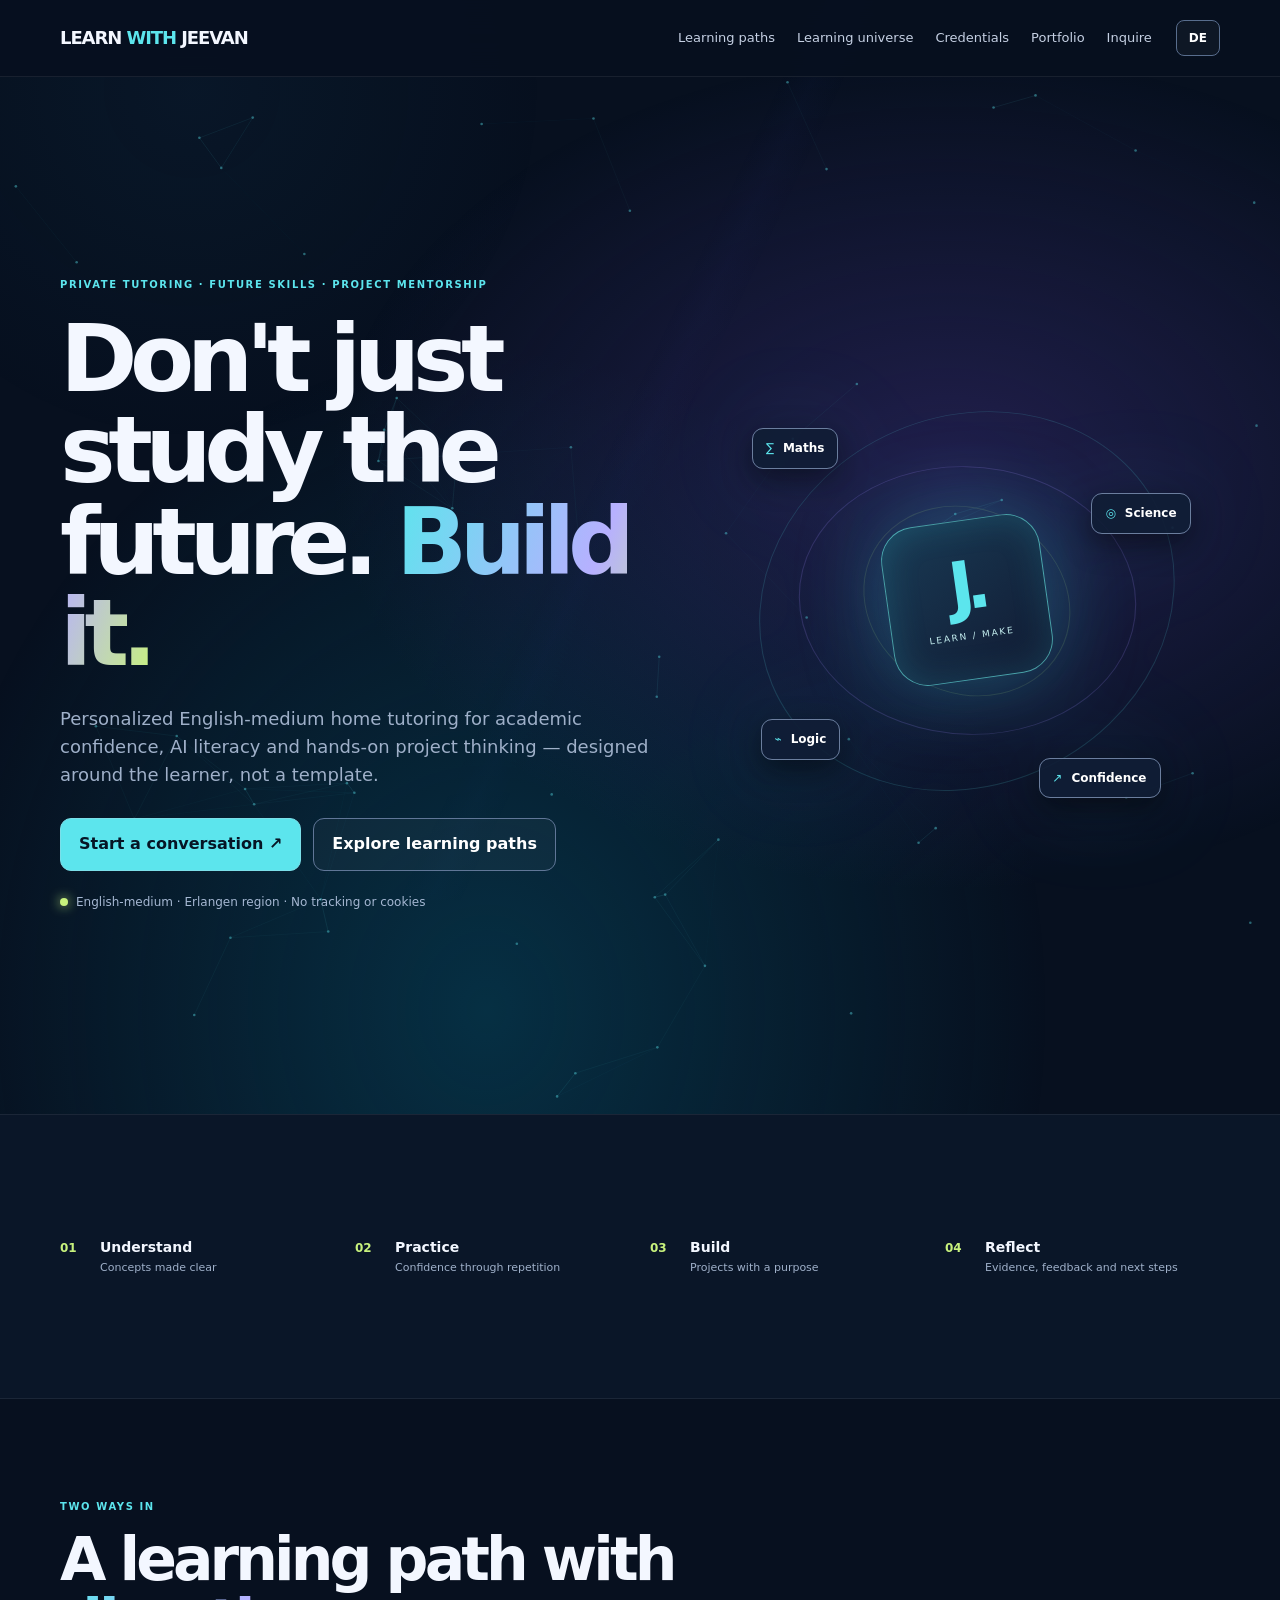
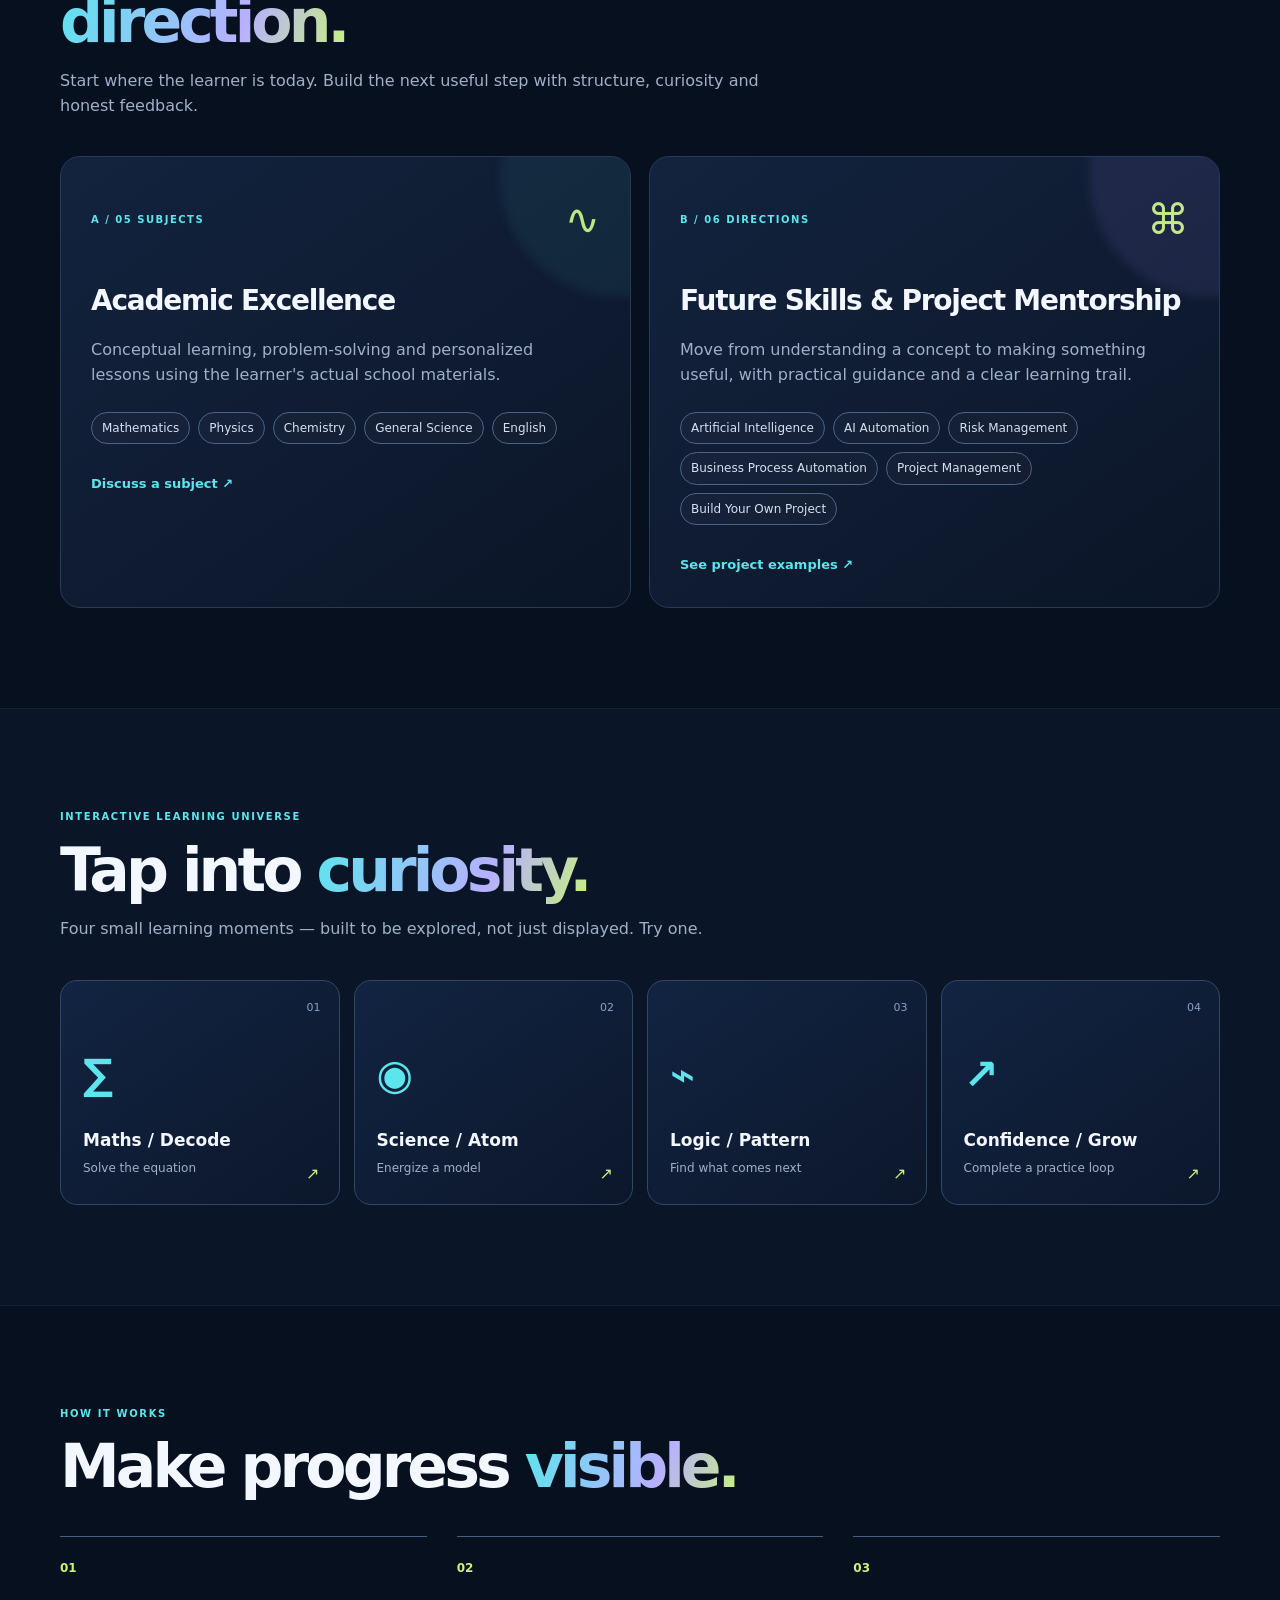
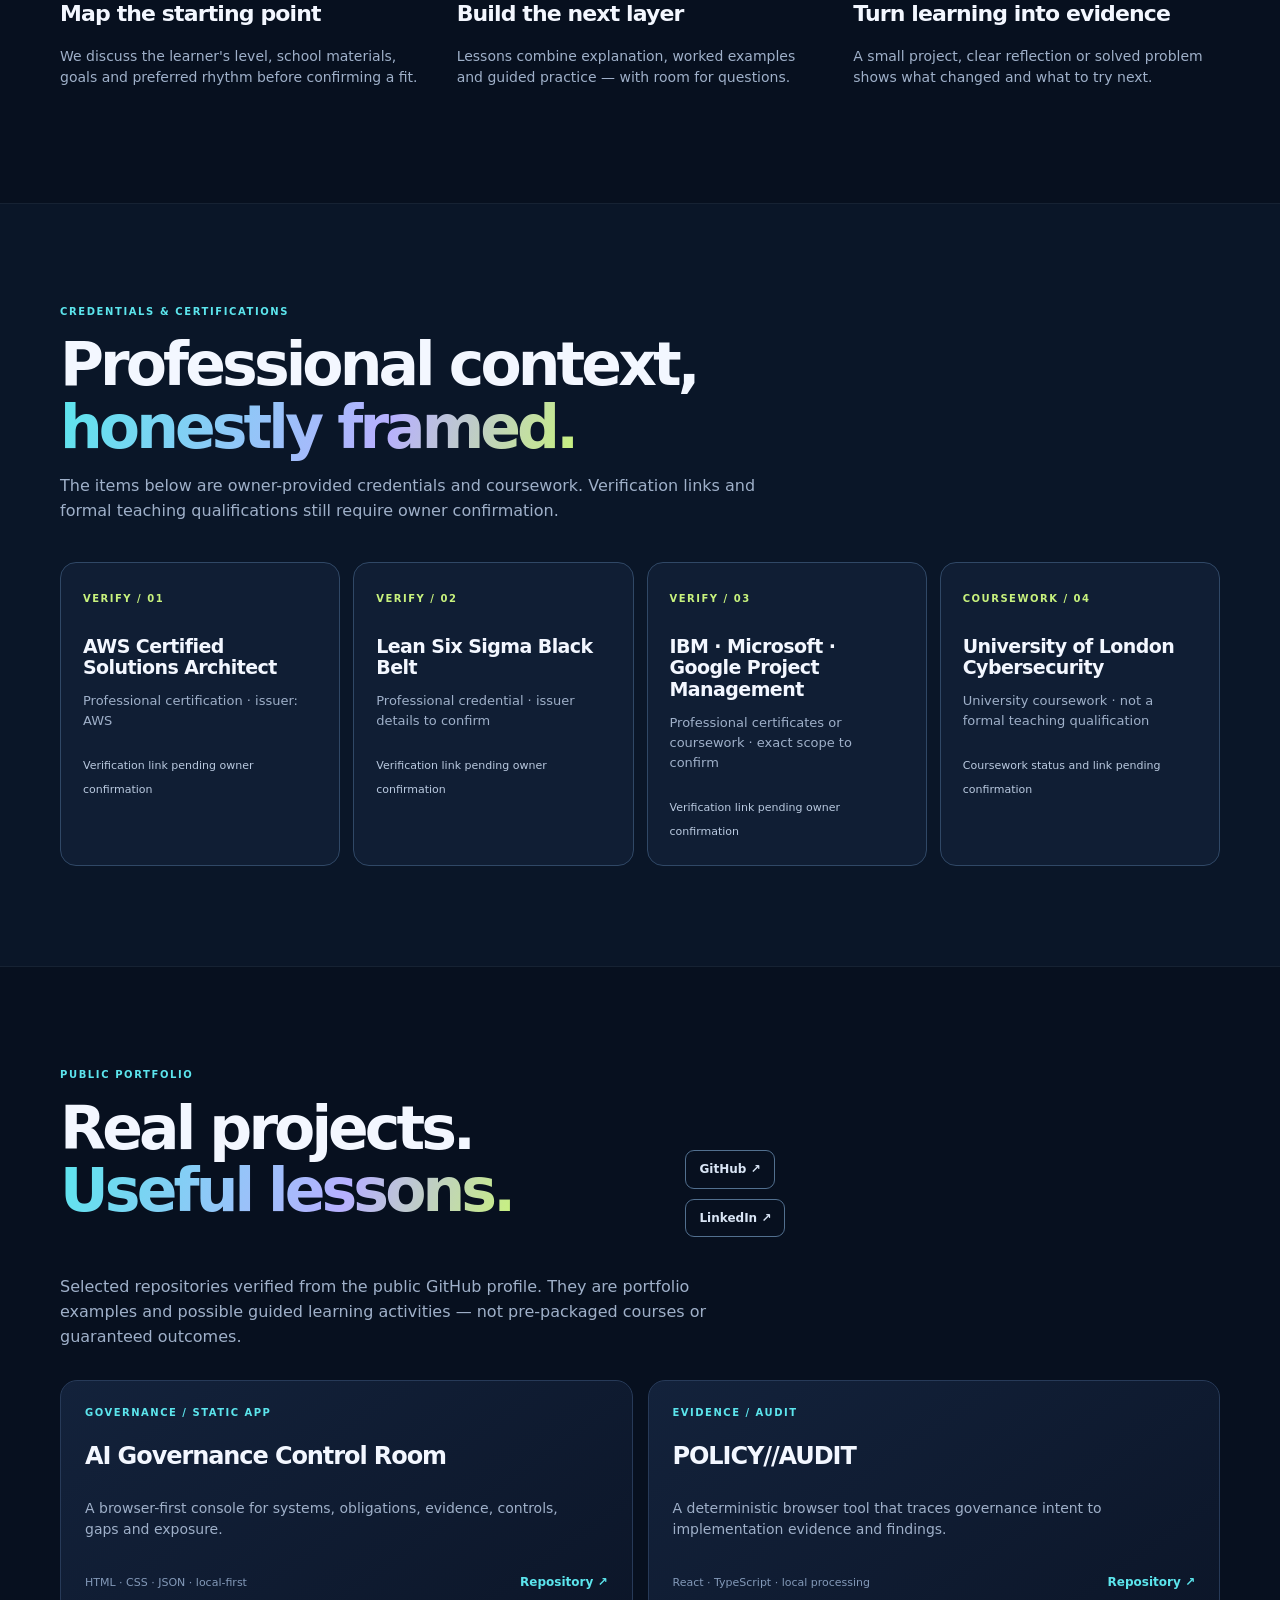
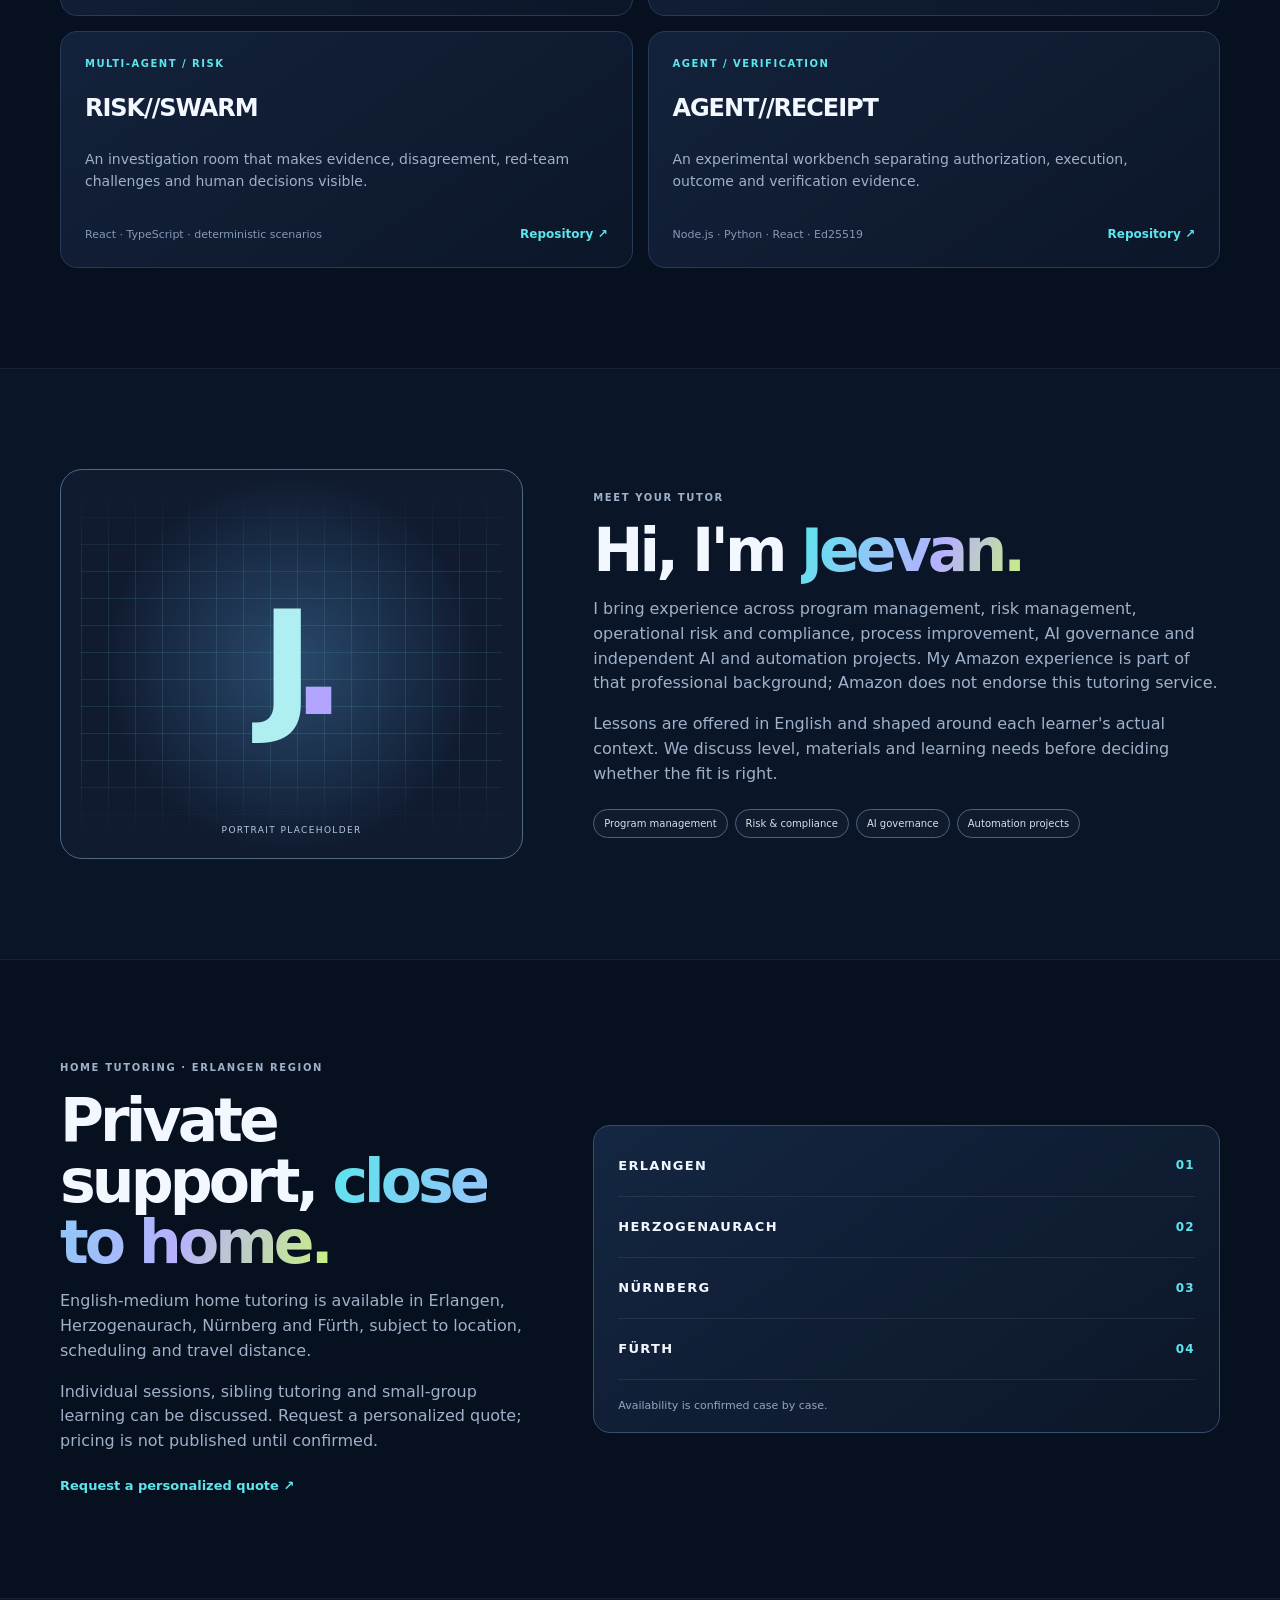
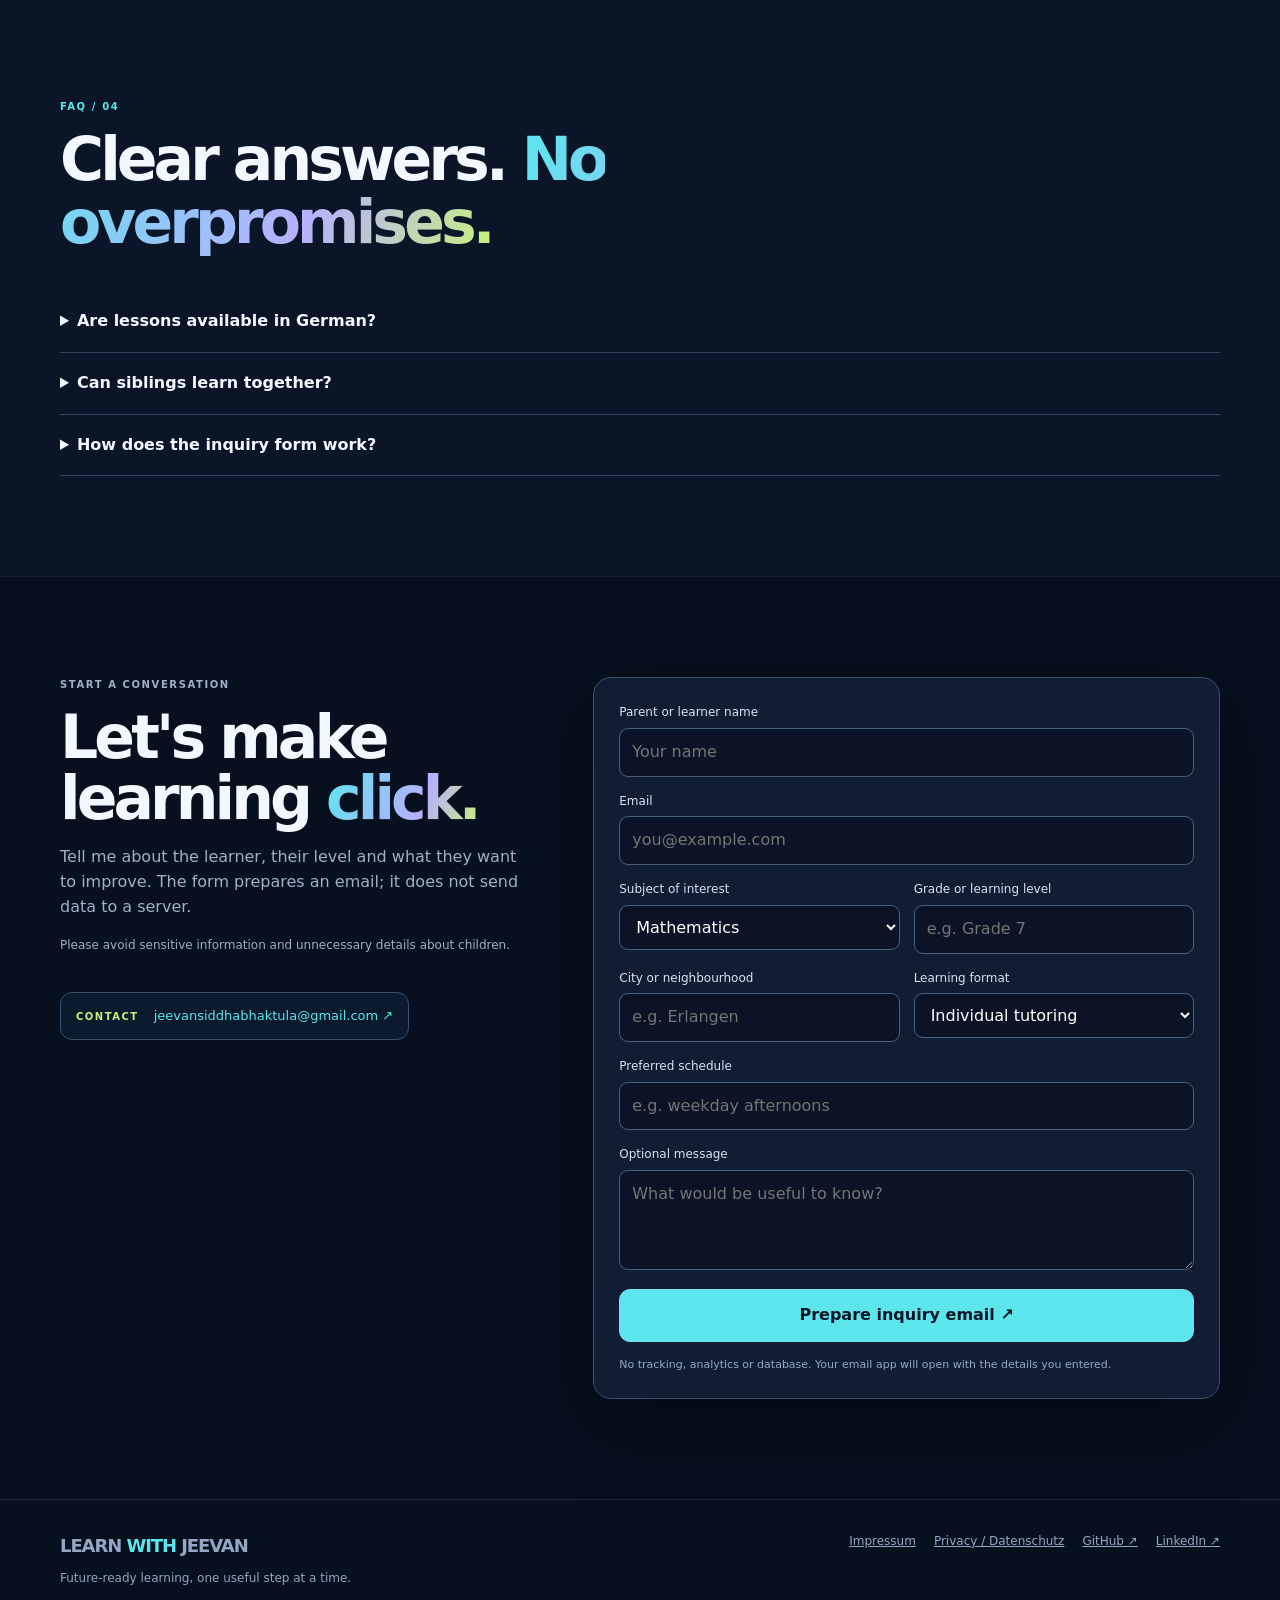
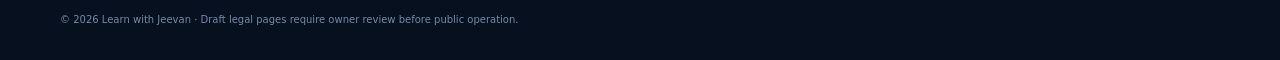
<file: index.html>
<!doctype html>
<html lang="en">
<head>
  <meta charset="utf-8">
  <meta name="viewport" content="width=device-width, initial-scale=1">
  <meta name="theme-color" content="#07101f">
  <meta name="description" content="Learn with Jeevan — personalized English-medium tutoring and project mentorship around Erlangen, Herzogenaurach, Nürnberg and Fürth.">
  <title>Learn with Jeevan | Build your next level</title>
  <link rel="stylesheet" href="styles.css">
</head>
<body>
  <a class="skip-link" href="#main">Skip to content</a>
  <header class="site-header">
    <div class="wrap nav">
      <a class="brand" href="#top" aria-label="Learn with Jeevan home"><span>LEARN</span> <b>WITH</b> JEEVAN</a>
      <nav class="nav-links" aria-label="Primary navigation">
        <a href="#pathways" data-en="Learning paths" data-de="Lernwege">Learning paths</a>
        <a href="#universe" data-en="Learning universe" data-de="Lernuniversum">Learning universe</a>
        <a href="#credentials" data-en="Credentials" data-de="Qualifikationen">Credentials</a>
        <a href="#work" data-en="Portfolio" data-de="Portfolio">Portfolio</a>
        <a href="#contact" data-en="Inquire" data-de="Anfragen">Inquire</a>
      </nav>
      <button class="lang-switch" id="langSwitch" type="button" aria-label="Switch language">DE</button>
      <button class="menu-toggle" id="menuToggle" type="button" aria-expanded="false" aria-controls="mobileNav"><span></span><span></span><span></span><span class="sr-only">Menu</span></button>
    </div>
    <nav class="mobile-nav" id="mobileNav" aria-label="Mobile navigation">
      <a href="#pathways" data-en="Learning paths" data-de="Lernwege">Learning paths</a>
      <a href="#universe" data-en="Learning universe" data-de="Lernuniversum">Learning universe</a>
      <a href="#credentials" data-en="Credentials" data-de="Qualifikationen">Credentials</a>
      <a href="#work" data-en="Portfolio" data-de="Portfolio">Portfolio</a>
      <a href="#contact" data-en="Inquire" data-de="Anfragen">Inquire</a>
    </nav>
  </header>

  <main id="main">
    <section class="hero" id="top">
      <canvas id="network" aria-hidden="true"></canvas>
      <div class="wrap hero-grid">
        <div class="hero-copy">
          <p class="eyebrow" data-en="PRIVATE TUTORING · FUTURE SKILLS · PROJECT MENTORSHIP" data-de="PRIVATUNTERRICHT · ZUKUNFTSKOMPETENZEN · PROJEKTBETREUUNG">PRIVATE TUTORING · FUTURE SKILLS · PROJECT MENTORSHIP</p>
          <h1 data-en="Don't just study the future. <span class='gradient'>Build it.</span>" data-de="Lerne die Zukunft nicht nur. <span class='gradient'>Gestalte sie.</span>">Don't just study the future. <span class="gradient">Build it.</span></h1>
          <p class="lead" data-en="Personalized English-medium home tutoring for academic confidence, AI literacy and hands-on project thinking — designed around the learner, not a template." data-de="Individueller englischsprachiger Hausunterricht für schulische Sicherheit, KI-Kompetenz und praktische Projektarbeit — passend zur lernenden Person statt nach Vorlage.">Personalized English-medium home tutoring for academic confidence, AI literacy and hands-on project thinking — designed around the learner, not a template.</p>
          <div class="actions"><a class="btn" href="#contact" data-en="Start a conversation ↗" data-de="Gespräch starten ↗">Start a conversation ↗</a><a class="btn alt" href="#pathways" data-en="Explore learning paths" data-de="Lernwege entdecken">Explore learning paths</a></div>
          <p class="micro"><span class="status-dot"></span><span data-en="English-medium · Erlangen region · No tracking or cookies" data-de="Englischsprachig · Region Erlangen · Kein Tracking und keine Cookies">English-medium · Erlangen region · No tracking or cookies</span></p>
        </div>
        <div class="hero-visual" aria-label="Interactive learning system illustration"><div class="orbit" aria-hidden="true"><div class="orbit-ring ring-a"></div><div class="orbit-ring ring-b"></div><div class="orbit-ring ring-c"></div><div class="core"><span>J.</span><small>LEARN / MAKE</small></div><span class="satellite s1">∑ <b>Maths</b></span><span class="satellite s2">◎ <b>Science</b></span><span class="satellite s3">⌁ <b>Logic</b></span><span class="satellite s4">↗ <b>Confidence</b></span></div></div>
      </div>
    </section>

    <section class="signal-strip" aria-label="Service overview"><div class="wrap signal-grid"><span><b>01</b><strong data-en="Understand" data-de="Verstehen">Understand</strong><small data-en="Concepts made clear" data-de="Konzepte verständlich machen">Concepts made clear</small></span><span><b>02</b><strong data-en="Practice" data-de="Üben">Practice</strong><small data-en="Confidence through repetition" data-de="Sicherheit durch Übung">Confidence through repetition</small></span><span><b>03</b><strong data-en="Build" data-de="Gestalten">Build</strong><small data-en="Projects with a purpose" data-de="Projekte mit Sinn">Projects with a purpose</small></span><span><b>04</b><strong data-en="Reflect" data-de="Reflektieren">Reflect</strong><small data-en="Evidence, feedback and next steps" data-de="Feedback und nächste Schritte">Evidence, feedback and next steps</small></span></div></section>

    <section id="pathways"><div class="wrap"><div class="section-head"><p class="eyebrow" data-en="TWO WAYS IN" data-de="ZWEI WEGE">TWO WAYS IN</p><h2 data-en="A learning path with <span class='gradient'>direction.</span>" data-de="Ein Lernweg mit <span class='gradient'>Richtung.</span>">A learning path with <span class="gradient">direction.</span></h2><p data-en="Start where the learner is today. Build the next useful step with structure, curiosity and honest feedback." data-de="Wir starten dort, wo die lernende Person heute steht. Der nächste sinnvolle Schritt entsteht mit Struktur, Neugier und ehrlichem Feedback.">Start where the learner is today. Build the next useful step with structure, curiosity and honest feedback.</p></div><div class="pathway-grid"><article class="pathway academic"><div class="pathway-top"><span class="pathway-index">A / 05 SUBJECTS</span><span class="pathway-icon">∿</span></div><h3 data-en="Academic Excellence" data-de="Schulische Stärke">Academic Excellence</h3><p data-en="Conceptual learning, problem-solving and personalized lessons using the learner's actual school materials." data-de="Konzeptionelles Lernen, Problemlösen und individueller Unterricht mit den tatsächlichen Schulmaterialien.">Conceptual learning, problem-solving and personalized lessons using the learner's actual school materials.</p><div class="subject-list"><span>Mathematics</span><span>Physics</span><span>Chemistry</span><span>General Science</span><span>English</span></div><a class="text-link" href="#contact" data-en="Discuss a subject ↗" data-de="Fach besprechen ↗">Discuss a subject ↗</a></article><article class="pathway future"><div class="pathway-top"><span class="pathway-index">B / 06 DIRECTIONS</span><span class="pathway-icon">⌘</span></div><h3 data-en="Future Skills & Project Mentorship" data-de="Zukunftskompetenzen & Projektbetreuung">Future Skills & Project Mentorship</h3><p data-en="Move from understanding a concept to making something useful, with practical guidance and a clear learning trail." data-de="Von einem Konzept zu einem nützlichen Ergebnis — mit praktischer Begleitung und einem klaren Lernweg.">Move from understanding a concept to making something useful, with practical guidance and a clear learning trail.</p><div class="subject-list"><span>Artificial Intelligence</span><span>AI Automation</span><span>Risk Management</span><span>Business Process Automation</span><span>Project Management</span><span>Build Your Own Project</span></div><a class="text-link" href="#work" data-en="See project examples ↗" data-de="Projektbeispiele ansehen ↗">See project examples ↗</a></article></div></div></section>

    <section class="stripe" id="universe"><div class="wrap"><div class="section-head"><p class="eyebrow" data-en="INTERACTIVE LEARNING UNIVERSE" data-de="INTERAKTIVES LERNUNIVERSUM">INTERACTIVE LEARNING UNIVERSE</p><h2 data-en="Tap into <span class='gradient'>curiosity.</span>" data-de="Neugier <span class='gradient'>entdecken.</span>">Tap into <span class="gradient">curiosity.</span></h2><p data-en="Four small learning moments — built to be explored, not just displayed. Try one." data-de="Vier kleine Lernmomente — zum Ausprobieren, nicht nur zum Anschauen. Teste einen aus.">Four small learning moments — built to be explored, not just displayed. Try one.</p></div><div class="universe-grid"><button class="universe-card" data-lab="maths" type="button"><span class="card-number">01</span><span class="card-symbol">∑</span><strong data-en="Maths / Decode" data-de="Mathe / Entschlüsseln">Maths / Decode</strong><small data-en="Solve the equation" data-de="Gleichung lösen">Solve the equation</small><i>↗</i></button><button class="universe-card" data-lab="science" type="button"><span class="card-number">02</span><span class="card-symbol">◉</span><strong data-en="Science / Atom" data-de="Naturwissenschaft / Atom">Science / Atom</strong><small data-en="Energize a model" data-de="Modell aktivieren">Energize a model</small><i>↗</i></button><button class="universe-card" data-lab="logic" type="button"><span class="card-number">03</span><span class="card-symbol">⌁</span><strong data-en="Logic / Pattern" data-de="Logik / Muster">Logic / Pattern</strong><small data-en="Find what comes next" data-de="Nächste Zahl finden">Find what comes next</small><i>↗</i></button><button class="universe-card" data-lab="confidence" type="button"><span class="card-number">04</span><span class="card-symbol">↗</span><strong data-en="Confidence / Grow" data-de="Selbstvertrauen / Wachsen">Confidence / Grow</strong><small data-en="Complete a practice loop" data-de="Übungsrunde abschließen">Complete a practice loop</small><i>↗</i></button></div></div></section>

    <section id="how-it-works"><div class="wrap"><div class="section-head"><p class="eyebrow" data-en="HOW IT WORKS" data-de="SO FUNKTIONIERT ES">HOW IT WORKS</p><h2 data-en="Make progress <span class='gradient'>visible.</span>" data-de="Fortschritt <span class='gradient'>sichtbar machen.</span>">Make progress <span class="gradient">visible.</span></h2></div><div class="steps"><article><span>01</span><h3 data-en="Map the starting point" data-de="Startpunkt klären">Map the starting point</h3><p data-en="We discuss the learner's level, school materials, goals and preferred rhythm before confirming a fit." data-de="Wir besprechen Lernstand, Schulmaterialien, Ziele und Rhythmus, bevor wir eine Zusammenarbeit bestätigen.">We discuss the learner's level, school materials, goals and preferred rhythm before confirming a fit.</p></article><article><span>02</span><h3 data-en="Build the next layer" data-de="Nächste Ebene aufbauen">Build the next layer</h3><p data-en="Lessons combine explanation, worked examples and guided practice — with room for questions." data-de="Der Unterricht verbindet Erklärungen, Beispiele und angeleitete Übungen — mit Raum für Fragen.">Lessons combine explanation, worked examples and guided practice — with room for questions.</p></article><article><span>03</span><h3 data-en="Turn learning into evidence" data-de="Lernen sichtbar machen">Turn learning into evidence</h3><p data-en="A small project, clear reflection or solved problem shows what changed and what to try next." data-de="Ein kleines Projekt, eine Reflexion oder eine gelöste Aufgabe zeigt, was sich verändert hat.">A small project, clear reflection or solved problem shows what changed and what to try next.</p></article></div></div></section>

    <section class="stripe" id="credentials"><div class="wrap"><div class="section-head"><p class="eyebrow" data-en="CREDENTIALS & CERTIFICATIONS" data-de="QUALIFIKATIONEN & ZERTIFIKATE">CREDENTIALS & CERTIFICATIONS</p><h2 data-en="Professional context, <span class='gradient'>honestly framed.</span>" data-de="Professioneller Kontext, <span class='gradient'>klar eingeordnet.</span>">Professional context, <span class="gradient">honestly framed.</span></h2><p data-en="The items below are owner-provided credentials and coursework. Verification links and formal teaching qualifications still require owner confirmation." data-de="Die folgenden Angaben stammen vom Inhaber. Verifizierungslinks und formale Lehrqualifikationen müssen noch bestätigt werden.">The items below are owner-provided credentials and coursework. Verification links and formal teaching qualifications still require owner confirmation.</p></div><div class="credential-grid"><article class="credential-card"><span class="credential-status">VERIFY / 01</span><h3>AWS Certified Solutions Architect</h3><p>Professional certification · issuer: AWS</p><small data-en="Verification link pending owner confirmation" data-de="Verifizierungslink wird noch bestätigt">Verification link pending owner confirmation</small></article><article class="credential-card"><span class="credential-status">VERIFY / 02</span><h3>Lean Six Sigma Black Belt</h3><p>Professional credential · issuer details to confirm</p><small data-en="Verification link pending owner confirmation" data-de="Verifizierungslink wird noch bestätigt">Verification link pending owner confirmation</small></article><article class="credential-card"><span class="credential-status">VERIFY / 03</span><h3>IBM · Microsoft · Google Project Management</h3><p>Professional certificates or coursework · exact scope to confirm</p><small data-en="Verification link pending owner confirmation" data-de="Verifizierungslink wird noch bestätigt">Verification link pending owner confirmation</small></article><article class="credential-card"><span class="credential-status">COURSEWORK / 04</span><h3>University of London Cybersecurity</h3><p>University coursework · not a formal teaching qualification</p><small data-en="Coursework status and link pending confirmation" data-de="Status und Link werden noch bestätigt">Coursework status and link pending confirmation</small></article></div></div></section>

    <section id="work"><div class="wrap"><div class="section-head split-head"><div><p class="eyebrow" data-en="PUBLIC PORTFOLIO" data-de="ÖFFENTLICHES PORTFOLIO">PUBLIC PORTFOLIO</p><h2 data-en="Real projects. <span class='gradient'>Useful lessons.</span>" data-de="Echte Projekte. <span class='gradient'>Nützliche Lektionen.</span>">Real projects. <span class="gradient">Useful lessons.</span></h2></div><div class="profile-links"><a href="https://github.com/Jeevan-0508" target="_blank" rel="noreferrer">GitHub ↗</a><a href="https://www.linkedin.com/in/jeevan-siddhabhaktula-6927041a2/" target="_blank" rel="noreferrer">LinkedIn ↗</a></div></div><p class="section-intro" data-en="Selected repositories verified from the public GitHub profile. They are portfolio examples and possible guided learning activities — not pre-packaged courses or guaranteed outcomes." data-de="Ausgewählte Repositories aus dem öffentlichen GitHub-Profil. Sie sind Portfolio-Beispiele und mögliche Lernaktivitäten — keine fertigen Kurse und kein Erfolgsversprechen.">Selected repositories verified from the public GitHub profile. They are portfolio examples and possible guided learning activities — not pre-packaged courses or guaranteed outcomes.</p><div class="project-grid"><article class="project-card"><span class="project-type">GOVERNANCE / STATIC APP</span><h3>AI Governance Control Room</h3><p data-en="A browser-first console for systems, obligations, evidence, controls, gaps and exposure." data-de="Eine browserbasierte Oberfläche für Systeme, Pflichten, Nachweise, Kontrollen und Lücken.">A browser-first console for systems, obligations, evidence, controls, gaps and exposure.</p><div class="project-footer"><small>HTML · CSS · JSON · local-first</small><a href="https://github.com/Jeevan-0508/ai-governance-control-room" target="_blank" rel="noreferrer">Repository ↗</a></div></article><article class="project-card"><span class="project-type">EVIDENCE / AUDIT</span><h3>POLICY//AUDIT</h3><p data-en="A deterministic browser tool that traces governance intent to implementation evidence and findings." data-de="Ein deterministisches Browser-Tool, das Governance-Absichten mit Umsetzung, Nachweisen und Findings verbindet.">A deterministic browser tool that traces governance intent to implementation evidence and findings.</p><div class="project-footer"><small>React · TypeScript · local processing</small><a href="https://github.com/Jeevan-0508/policy-audit" target="_blank" rel="noreferrer">Repository ↗</a></div></article><article class="project-card"><span class="project-type">MULTI-AGENT / RISK</span><h3>RISK//SWARM</h3><p data-en="An investigation room that makes evidence, disagreement, red-team challenges and human decisions visible." data-de="Ein Untersuchungsraum, der Nachweise, Uneinigkeit, Red-Team-Fragen und menschliche Entscheidungen sichtbar macht.">An investigation room that makes evidence, disagreement, red-team challenges and human decisions visible.</p><div class="project-footer"><small>React · TypeScript · deterministic scenarios</small><a href="https://github.com/Jeevan-0508/risk-swarm" target="_blank" rel="noreferrer">Repository ↗</a></div></article><article class="project-card"><span class="project-type">AGENT / VERIFICATION</span><h3>AGENT//RECEIPT</h3><p data-en="An experimental workbench separating authorization, execution, outcome and verification evidence." data-de="Eine experimentelle Workbench, die Autorisierung, Ausführung, Ergebnis und Nachweis trennt.">An experimental workbench separating authorization, execution, outcome and verification evidence.</p><div class="project-footer"><small>Node.js · Python · React · Ed25519</small><a href="https://github.com/Jeevan-0508/agent-receipt" target="_blank" rel="noreferrer">Repository ↗</a></div></article></div></div></section>

    <section class="stripe" id="about"><div class="wrap about-grid"><div class="portrait" role="img" aria-label="Portrait placeholder with the initials J S"><div class="portrait-grid"></div><strong>J<span>.</span></strong><small>PORTRAIT PLACEHOLDER</small></div><div><p class="eyebrow" data-en="MEET YOUR TUTOR" data-de="DEIN TUTOR">MEET YOUR TUTOR</p><h2 data-en="Hi, I'm <span class='gradient'>Jeevan.</span>" data-de="Hallo, ich bin <span class='gradient'>Jeevan.</span>">Hi, I'm <span class="gradient">Jeevan.</span></h2><p data-en="I bring experience across program management, risk management, operational risk and compliance, process improvement, AI governance and independent AI and automation projects. My Amazon experience is part of that professional background; Amazon does not endorse this tutoring service." data-de="Ich bringe Erfahrung in Programmmanagement, Risikomanagement, operationellen Risiken und Compliance, Prozessverbesserung, KI-Governance sowie eigenen KI- und Automatisierungsprojekten mit. Meine Erfahrung bei Amazon ist Teil dieses beruflichen Hintergrunds; Amazon unterstützt diesen Nachhilfe-Service nicht.">I bring experience across program management, risk management, operational risk and compliance, process improvement, AI governance and independent AI and automation projects. My Amazon experience is part of that professional background; Amazon does not endorse this tutoring service.</p><p data-en="Lessons are offered in English and shaped around each learner's actual context. We discuss level, materials and learning needs before deciding whether the fit is right." data-de="Der Unterricht findet auf Englisch statt und richtet sich nach dem tatsächlichen Kontext der lernenden Person. Wir besprechen Niveau, Materialien und Lernbedarf, bevor wir entscheiden, ob die Zusammenarbeit passt.">Lessons are offered in English and shaped around each learner's actual context. We discuss level, materials and learning needs before deciding whether die Zusammenarbeit passt.</p><div class="tag-row"><span>Program management</span><span>Risk & compliance</span><span>AI governance</span><span>Automation projects</span></div></div></div></section>

    <section id="service"><div class="wrap service-grid"><div><p class="eyebrow" data-en="HOME TUTORING · ERLANGEN REGION" data-de="HAUSUNTERRICHT · REGION ERLANGEN">HOME TUTORING · ERLANGEN REGION</p><h2 data-en="Private support, <span class='gradient'>close to home.</span>" data-de="Individuelle Unterstützung, <span class='gradient'>in der Nähe.</span>">Private support, <span class="gradient">close to home.</span></h2><p data-en="English-medium home tutoring is available in Erlangen, Herzogenaurach, Nürnberg and Fürth, subject to location, scheduling and travel distance." data-de="Englischsprachiger Hausunterricht ist in Erlangen, Herzogenaurach, Nürnberg und Fürth möglich — abhängig von Ort, Terminplanung und Anfahrtsweg.">English-medium home tutoring is available in Erlangen, Herzogenaurach, Nürnberg and Fürth, subject to location, scheduling and travel distance.</p><p data-en="Individual sessions, sibling tutoring and small-group learning can be discussed. Request a personalized quote; pricing is not published until confirmed." data-de="Einzelunterricht, Geschwisterunterricht und Kleingruppen können besprochen werden. Bitte ein individuelles Angebot anfragen; Preise werden erst nach Bestätigung veröffentlicht.">Individual sessions, sibling tutoring and small-group learning can be discussed. Request a personalized quote; pricing is not published until confirmed.</p><a class="text-link" href="#contact" data-en="Request a personalized quote ↗" data-de="Individuelles Angebot anfragen ↗">Request a personalized quote ↗</a></div><div class="availability"><div class="availability-row"><span>ERLANGEN</span><b>01</b></div><div class="availability-row"><span>HERZOGENAURACH</span><b>02</b></div><div class="availability-row"><span>NÜRNBERG</span><b>03</b></div><div class="availability-row"><span>FÜRTH</span><b>04</b></div><small data-en="Availability is confirmed case by case." data-de="Die Verfügbarkeit wird individuell bestätigt.">Availability is confirmed case by case.</small></div></div></section>

    <section class="stripe" id="faq"><div class="wrap"><div class="section-head"><p class="eyebrow">FAQ / 04</p><h2 data-en="Clear answers. <span class='gradient'>No overpromises.</span>" data-de="Klare Antworten. <span class='gradient'>Keine Versprechen.</span>">Clear answers. <span class="gradient">No overpromises.</span></h2></div><details><summary data-en="Are lessons available in German?" data-de="Ist Unterricht auf Deutsch möglich?">Are lessons available in German?</summary><p data-en="Teaching is currently offered in English. German-language school materials can be discussed in advance to assess suitability." data-de="Der Unterricht wird derzeit auf Englisch angeboten. Deutschsprachige Schulmaterialien können vorab zur Einschätzung besprochen werden.">Teaching is currently offered in English. German-language school materials can be discussed in advance to assess suitability.</p></details><details><summary data-en="Can siblings learn together?" data-de="Können Geschwister gemeinsam lernen?">Can siblings learn together?</summary><p data-en="Yes, when their levels and learning needs make a shared session effective. Small groups can also be discussed." data-de="Ja, wenn Lernstand und Lernbedarf einen gemeinsamen Unterricht sinnvoll machen. Auch Kleingruppen können besprochen werden.">Yes, when their levels and learning needs make a shared session effective. Small groups can also be discussed.</p></details><details><summary data-en="How does the inquiry form work?" data-de="Wie funktioniert das Anfrageformular?">How does the inquiry form work?</summary><p data-en="It opens a pre-filled email in the visitor's own mail application. There is no form backend, database, analytics or tracking." data-de="Es öffnet eine vorbereitete E-Mail im eigenen E-Mail-Programm. Es gibt kein Formular-Backend, keine Datenbank und kein Tracking.">It opens a pre-filled email in the visitor's own mail application. There is no form backend, database, analytics or tracking.</p></details></div></section>

    <section id="contact"><div class="wrap contact-grid"><div><p class="eyebrow" data-en="START A CONVERSATION" data-de="KONTAKT AUFNEHMEN">START A CONVERSATION</p><h2 data-en="Let's make learning <span class='gradient'>click.</span>" data-de="Lernen kann <span class='gradient'>Klick machen.</span>">Let's make learning <span class="gradient">click.</span></h2><p data-en="Tell me about the learner, their level and what they want to improve. The form prepares an email; it does not send data to a server." data-de="Erzählen Sie mir von Lernstand und Lernzielen. Das Formular bereitet eine E-Mail vor und sendet keine Daten an einen Server.">Tell me about the learner, their level and what they want to improve. The form prepares an email; it does not send data to a server.</p><p class="notice" data-en="Please avoid sensitive information and unnecessary details about children." data-de="Bitte keine sensiblen Informationen oder unnötigen Angaben zu Kindern senden.">Please avoid sensitive information and unnecessary details about children.</p><div class="email-chip"><span>CONTACT</span><a href="mailto:jeevansiddhabhaktula@gmail.com">jeevansiddhabhaktula@gmail.com ↗</a></div></div><form class="inquiry-form" id="inquiry"><div class="form-row"><label for="name" data-en="Parent or learner name" data-de="Name der Eltern oder lernenden Person">Parent or learner name</label><input id="name" name="name" required maxlength="100" autocomplete="name" placeholder="Your name" data-placeholder-en="Your name" data-placeholder-de="Ihr Name"></div><div class="form-row"><label for="email">Email</label><input id="email" name="email" type="email" required maxlength="160" autocomplete="email" placeholder="you@example.com"></div><div class="form-row split"><div><label for="subject" data-en="Subject of interest" data-de="Interessensfach">Subject of interest</label><select id="subject" name="subject"><option>Mathematics</option><option>Physics</option><option>Chemistry</option><option>General Science</option><option>English</option><option>AI / automation</option><option>Project mentorship</option><option>Not sure yet</option></select></div><div><label for="level" data-en="Grade or learning level" data-de="Klassenstufe oder Lernniveau">Grade or learning level</label><input id="level" name="level" maxlength="80" placeholder="e.g. Grade 7" data-placeholder-en="e.g. Grade 7" data-placeholder-de="z. B. 7. Klasse"></div></div><div class="form-row split"><div><label for="city" data-en="City or neighbourhood" data-de="Ort oder Stadtteil">City or neighbourhood</label><input id="city" name="city" required maxlength="100" placeholder="e.g. Erlangen" data-placeholder-en="e.g. Erlangen" data-placeholder-de="z. B. Erlangen"></div><div><label for="format" data-en="Learning format" data-de="Unterrichtsform">Learning format</label><select id="format" name="format"><option data-en="Individual tutoring" data-de="Einzelunterricht">Individual tutoring</option><option data-en="Sibling tutoring" data-de="Geschwisterunterricht">Sibling tutoring</option><option data-en="Small group" data-de="Kleingruppe">Small group</option></select></div></div><div class="form-row"><label for="schedule" data-en="Preferred schedule" data-de="Bevorzugte Zeiten">Preferred schedule</label><input id="schedule" name="schedule" maxlength="160" placeholder="e.g. weekday afternoons" data-placeholder-en="e.g. weekday afternoons" data-placeholder-de="z. B. werktags nachmittags"></div><div class="form-row"><label for="message" data-en="Optional message" data-de="Optionale Nachricht">Optional message</label><textarea id="message" name="message" maxlength="1200" placeholder="What would be useful to know?" data-placeholder-en="What would be useful to know?" data-placeholder-de="Was wäre wichtig zu wissen?"></textarea></div><button class="btn" type="submit" data-en="Prepare inquiry email ↗" data-de="E-Mail-Anfrage vorbereiten ↗">Prepare inquiry email ↗</button><p class="form-note" data-en="No tracking, analytics or database. Your email app will open with the details you entered." data-de="Kein Tracking, keine Analyse und keine Datenbank. Ihr E-Mail-Programm öffnet sich mit den eingegebenen Angaben.">No tracking, analytics or database. Your email app will open with the details you entered.</p></form></div></section>
  </main>

  <footer><div class="wrap footer-grid"><div><a class="brand" href="#top"><span>LEARN</span> <b>WITH</b> JEEVAN</a><p data-en="Future-ready learning, one useful step at a time." data-de="Zukunftsorientiertes Lernen, ein sinnvoller Schritt nach dem anderen.">Future-ready learning, one useful step at a time.</p></div><div class="footer-links"><a href="legal.html" data-en="Impressum" data-de="Impressum">Impressum</a><a href="privacy.html" data-en="Privacy / Datenschutz" data-de="Datenschutz">Privacy / Datenschutz</a><a href="https://github.com/Jeevan-0508" target="_blank" rel="noreferrer">GitHub ↗</a><a href="https://www.linkedin.com/in/jeevan-siddhabhaktula-6927041a2/" target="_blank" rel="noreferrer">LinkedIn ↗</a></div><small>© <span id="year"></span> Learn with Jeevan · <span data-en="Draft legal pages require owner review before public operation." data-de="Die Rechtstexte müssen vor dem öffentlichen Betrieb geprüft werden.">Draft legal pages require owner review before public operation.</span></small></div></footer>

  <div class="lab-overlay" id="labOverlay" hidden><div class="lab-panel" role="dialog" aria-modal="true" aria-labelledby="labTitle"><button class="lab-close" id="labClose" type="button" aria-label="Close learning experience">×</button><p class="eyebrow" id="labKicker">INTERACTIVE LEARNING LAB</p><h2 id="labTitle"></h2><p id="labIntro"></p><div class="lab-stage" id="labStage"></div><div id="labControls"></div><p class="lab-result" id="labResult" aria-live="polite"></p></div></div>
  <script src="script.js" defer></script>
</body>
</html>
</file>
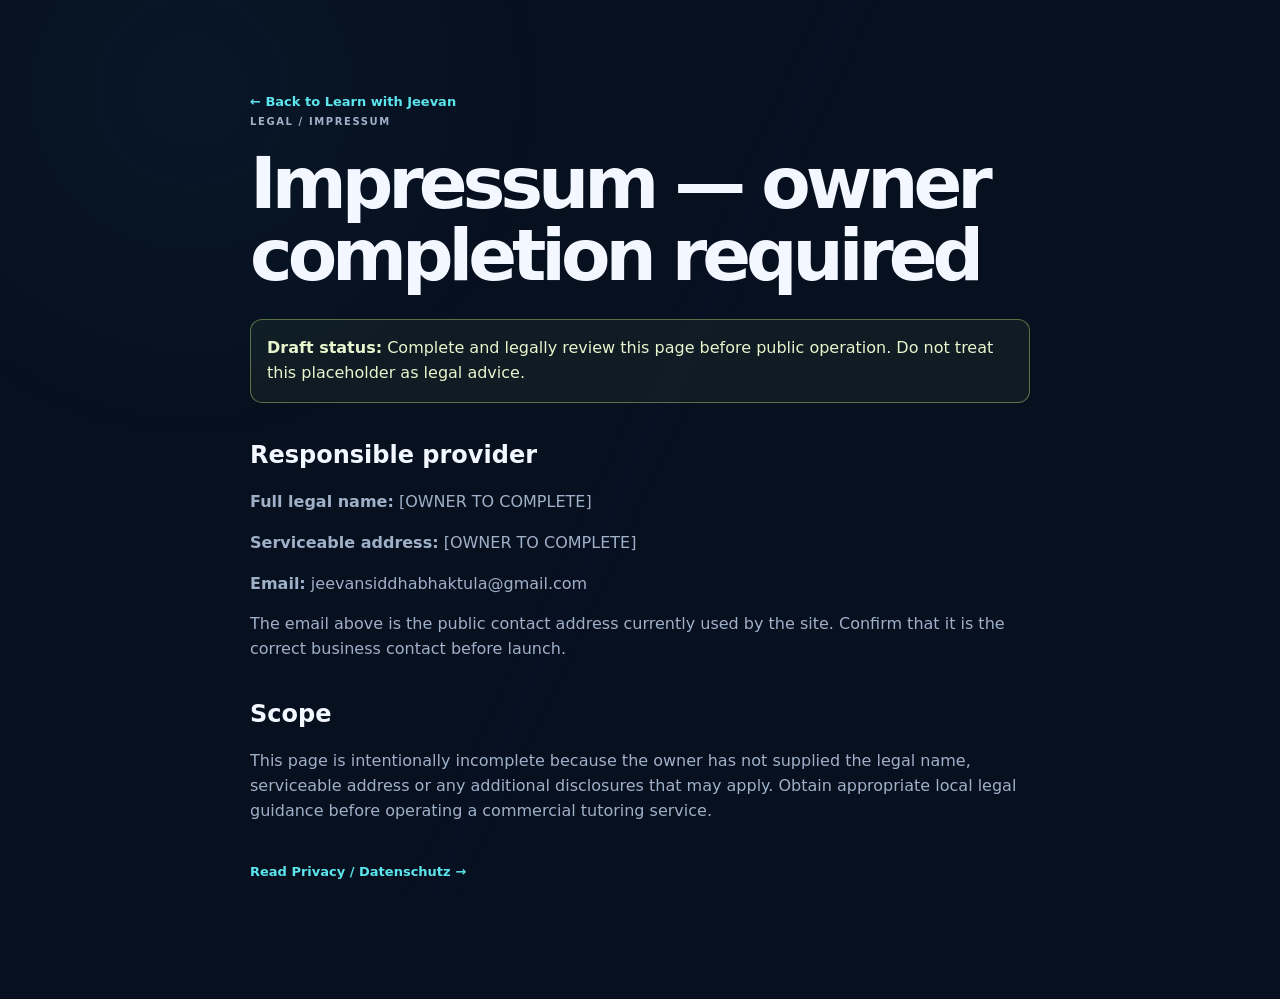
<file: legal.html>
<!doctype html>
<html lang="en">
<head><meta charset="utf-8"><meta name="viewport" content="width=device-width,initial-scale=1"><title>Impressum | Learn with Jeevan</title><link rel="stylesheet" href="styles.css"></head>
<body><main class="wrap legal-page"><a class="text-link" href="index.html">← Back to Learn with Jeevan</a><p class="eyebrow">LEGAL / IMPRESSUM</p><h1>Impressum — owner completion required</h1><div class="legal-warning"><strong>Draft status:</strong> Complete and legally review this page before public operation. Do not treat this placeholder as legal advice.</div><h2>Responsible provider</h2><p><strong>Full legal name:</strong> [OWNER TO COMPLETE]</p><p><strong>Serviceable address:</strong> [OWNER TO COMPLETE]</p><p><strong>Email:</strong> jeevansiddhabhaktula@gmail.com</p><p>The email above is the public contact address currently used by the site. Confirm that it is the correct business contact before launch.</p><h2>Scope</h2><p>This page is intentionally incomplete because the owner has not supplied the legal name, serviceable address or any additional disclosures that may apply. Obtain appropriate local legal guidance before operating a commercial tutoring service.</p><p><a class="text-link" href="privacy.html">Read Privacy / Datenschutz →</a></p></main></body></html>
</file>
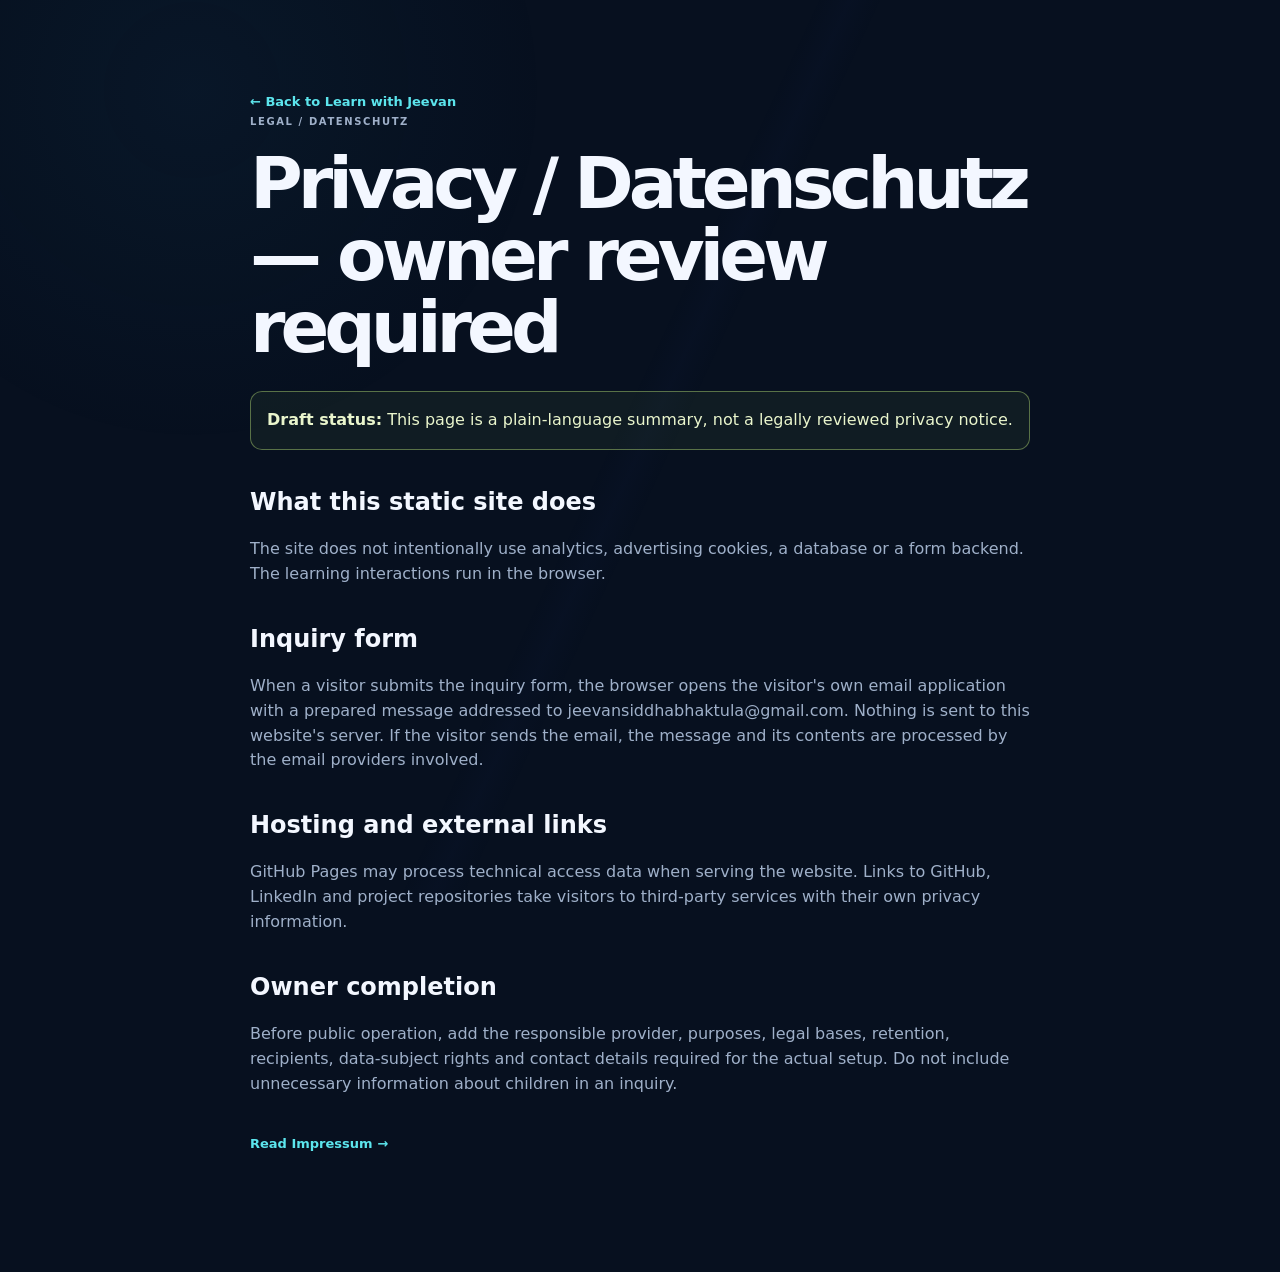
<file: privacy.html>
<!doctype html>
<html lang="en">
<head><meta charset="utf-8"><meta name="viewport" content="width=device-width,initial-scale=1"><title>Privacy / Datenschutz | Learn with Jeevan</title><link rel="stylesheet" href="styles.css"></head>
<body><main class="wrap legal-page"><a class="text-link" href="index.html">← Back to Learn with Jeevan</a><p class="eyebrow">LEGAL / DATENSCHUTZ</p><h1>Privacy / Datenschutz — owner review required</h1><div class="legal-warning"><strong>Draft status:</strong> This page is a plain-language summary, not a legally reviewed privacy notice.</div><h2>What this static site does</h2><p>The site does not intentionally use analytics, advertising cookies, a database or a form backend. The learning interactions run in the browser.</p><h2>Inquiry form</h2><p>When a visitor submits the inquiry form, the browser opens the visitor's own email application with a prepared message addressed to jeevansiddhabhaktula@gmail.com. Nothing is sent to this website's server. If the visitor sends the email, the message and its contents are processed by the email providers involved.</p><h2>Hosting and external links</h2><p>GitHub Pages may process technical access data when serving the website. Links to GitHub, LinkedIn and project repositories take visitors to third-party services with their own privacy information.</p><h2>Owner completion</h2><p>Before public operation, add the responsible provider, purposes, legal bases, retention, recipients, data-subject rights and contact details required for the actual setup. Do not include unnecessary information about children in an inquiry.</p><p><a class="text-link" href="legal.html">Read Impressum →</a></p></main></body></html>
</file>
<file: styles.css>
:root{--bg:#07101f;--panel:#0e1a2d;--panel-2:#111f36;--line:#273a58;--text:#f3f7ff;--muted:#9fb0c9;--cyan:#5ce5ed;--blue:#6e8cff;--violet:#b3a4ff;--lime:#c8f27d;--shadow:0 24px 80px #0006}*{box-sizing:border-box}html{scroll-behavior:smooth}body{margin:0;background:var(--bg);color:var(--text);font:16px/1.55 Inter,ui-sans-serif,system-ui,-apple-system,Segoe UI,sans-serif;overflow-x:hidden}body:before{content:"";position:fixed;inset:0;pointer-events:none;background:linear-gradient(115deg,transparent 0 48%,#4c65ff05 50%,transparent 52%),radial-gradient(circle at 15% 10%,#1c638c16,transparent 26%);z-index:-2}a{color:inherit;text-decoration:none}button,input,select,textarea{font:inherit}button{cursor:pointer}.wrap{width:min(1160px,calc(100% - 40px));margin:0 auto}.skip-link{position:absolute;left:-999px;top:12px;background:var(--lime);color:#06101d;padding:10px 14px;border-radius:8px;z-index:100}.skip-link:focus{left:12px}.sr-only{position:absolute;width:1px;height:1px;padding:0;margin:-1px;overflow:hidden;clip:rect(0,0,0,0);white-space:nowrap;border:0}.site-header{position:sticky;top:0;z-index:30;background:#07101fe8;backdrop-filter:blur(18px);border-bottom:1px solid #ffffff12}.nav{display:flex;align-items:center;gap:24px;min-height:76px}.brand{font-weight:900;letter-spacing:-.06em;font-size:18px;white-space:nowrap}.brand b{color:var(--cyan)}.nav-links{display:flex;gap:22px;align-items:center;margin-left:auto}.nav-links a,.mobile-nav a{color:#c5d0e3;font-size:13px}.nav-links a:hover,.mobile-nav a:hover,.profile-links a:hover,.footer-links a:hover{color:var(--cyan)}.lang-switch{border:1px solid #586d8d;border-radius:8px;background:#ffffff08;color:#fff;padding:8px 12px;font-size:12px;font-weight:800}.menu-toggle{display:none;border:1px solid #3d516f;background:transparent;border-radius:8px;padding:8px}.menu-toggle span:not(.sr-only){display:block;width:19px;height:2px;margin:3px;background:var(--cyan)}.mobile-nav{display:none;padding:0 20px 18px;gap:14px;flex-wrap:wrap}.mobile-nav.open{display:flex}.hero{position:relative;isolation:isolate;min-height:660px;display:flex;align-items:center;overflow:hidden}.hero:after{content:"";position:absolute;inset:0;z-index:-2;background:radial-gradient(ellipse at 74% 38%,#3a2e7980,transparent 46%),radial-gradient(ellipse at 38% 90%,#064f6880,transparent 50%)}#network{position:absolute;inset:0;width:100%;height:100%;z-index:-1;opacity:.72}.hero-grid{display:grid;grid-template-columns:1.08fr .92fr;align-items:center;gap:60px;padding:100px 0 90px}.eyebrow{color:var(--cyan);font-weight:850;letter-spacing:.16em;font-size:10px;text-transform:uppercase;margin:0}.hero h1{font-size:clamp(50px,7.3vw,98px);line-height:.98;letter-spacing:-.08em;margin:20px 0 26px;max-width:820px}.gradient{background:linear-gradient(110deg,var(--cyan),#b7b0ff 63%,var(--lime));-webkit-background-clip:text;background-clip:text;color:transparent}.lead{font-size:18px;color:var(--muted);max-width:650px}.actions{display:flex;gap:12px;flex-wrap:wrap;margin-top:30px}.btn{display:inline-block;border:1px solid #7bdfe9;background:var(--cyan);color:#061525;border-radius:11px;padding:13px 18px;font-weight:850;transition:transform .2s,box-shadow .2s}.btn.alt{background:#ffffff08;color:#fff;border-color:#607697}.btn:hover{transform:translateY(-2px);box-shadow:0 10px 35px #5ce5ed2b}.micro{font-size:12px;color:#a6b8d3;margin-top:22px}.status-dot{display:inline-block;width:8px;height:8px;border-radius:50%;background:var(--lime);box-shadow:0 0 12px var(--lime);margin-right:8px}.hero-visual{min-height:420px;display:grid;place-items:center}.orbit{position:relative;width:min(430px,100%);aspect-ratio:1;border-radius:50%;display:grid;place-items:center;filter:drop-shadow(0 0 45px #3be1f01c)}.orbit-ring{position:absolute;inset:4%;border:1px solid #5ce5ed28;border-radius:50%;transform:rotate(18deg) skewX(-8deg)}.ring-b{inset:15%;transform:rotate(-38deg) skewX(13deg);border-color:#a68bff30}.ring-c{inset:27%;transform:rotate(70deg) skewX(-8deg);border-color:#c8f27d20}.core{width:160px;height:160px;border:1px solid #6cf2ed99;box-shadow:0 0 90px #36d3e644,inset 0 0 35px #36d3e62b;border-radius:34px;display:grid;place-content:center;text-align:center;transform:rotate(-8deg);background:linear-gradient(145deg,#193b55,#111a32)}.core span{font-size:67px;font-weight:900;letter-spacing:-.14em;color:var(--cyan);line-height:.9}.core small{font-size:9px;letter-spacing:.2em;color:#c5eff0;margin-top:13px}.satellite{position:absolute;padding:10px 13px;background:#111e36e8;border:1px solid #6b7e9e;border-radius:11px;box-shadow:0 10px 30px #0007;font-size:12px;color:var(--cyan);z-index:2}.satellite b{color:#fff;font-weight:700;margin-left:5px}.s1{top:10%;left:0}.s2{right:-2%;top:25%}.s3{bottom:13%;left:2%}.s4{bottom:4%;right:5%}.signal-strip{border-top:1px solid #ffffff12;border-bottom:1px solid #ffffff12;background:#0a1628}.signal-grid{display:grid;grid-template-columns:repeat(4,1fr);gap:20px;padding:22px 0}.signal-grid span{display:grid;grid-template-columns:32px 1fr;column-gap:8px;align-items:baseline}.signal-grid b{grid-row:span 2;color:var(--lime);font-size:12px}.signal-grid strong{font-size:14px}.signal-grid small{color:var(--muted);font-size:11px}section{padding:100px 0}.section-head{max-width:760px;margin-bottom:38px}.section-head h2{font-size:clamp(38px,5vw,60px);line-height:1.04;letter-spacing:-.065em;margin:14px 0 16px}.section-head p:not(.eyebrow),.section-intro{color:var(--muted);max-width:700px}.stripe{border-top:1px solid #ffffff0d;border-bottom:1px solid #ffffff0d;background:#0a1628}.pathway-grid{display:grid;grid-template-columns:1fr 1fr;gap:18px}.pathway{padding:30px;border:1px solid var(--line);border-radius:20px;background:linear-gradient(145deg,#13233e,#0b1527);min-height:390px;position:relative;overflow:hidden}.pathway:before{content:"";position:absolute;width:240px;height:240px;border-radius:50%;right:-110px;top:-100px;background:#3e9ca51a;filter:blur(5px)}.pathway.future:before{background:#a68bff1a}.pathway-top{display:flex;justify-content:space-between;align-items:center}.pathway-index,.project-type,.credential-status{font-size:10px;letter-spacing:.15em;color:var(--cyan);font-weight:850}.pathway-icon{font-size:42px;color:var(--lime)}.pathway h3{font-size:28px;letter-spacing:-.045em;margin:26px 0 8px}.pathway p{color:var(--muted);max-width:500px}.subject-list{display:flex;flex-wrap:wrap;gap:8px;margin:24px 0}.subject-list span,.tag-row span{font-size:12px;color:#d5e0f0;border:1px solid #4d6385;border-radius:100px;padding:6px 10px;background:#ffffff06}.text-link{display:inline-block;color:var(--cyan);font-size:13px;font-weight:800;margin-top:6px}.text-link:hover{color:var(--lime)}.universe-grid{display:grid;grid-template-columns:repeat(4,1fr);gap:14px}.universe-card{position:relative;text-align:left;min-height:225px;padding:22px;background:linear-gradient(145deg,#122442,#0c172b);border:1px solid #304866;border-radius:17px;color:var(--text);transition:transform .2s,border-color .2s,box-shadow .2s}.universe-card:hover,.universe-card:focus-visible{transform:translateY(-5px);border-color:var(--cyan);box-shadow:0 15px 45px #5ce5ed13}.card-number{position:absolute;top:18px;right:18px;color:#8aa1c5;font-size:11px}.card-symbol{display:block;color:var(--cyan);font-size:42px;font-weight:900;margin:35px 0 20px}.universe-card strong,.universe-card small{display:block}.universe-card strong{font-size:17px}.universe-card small{font-size:12px;color:var(--muted);margin-top:5px}.universe-card i{position:absolute;right:19px;bottom:17px;color:var(--lime);font-style:normal}.steps{display:grid;grid-template-columns:repeat(3,1fr);gap:30px}.steps article{border-top:1px solid #46607e;padding-top:18px}.steps article>span{color:var(--lime);font-weight:850;font-size:12px}.steps h3{font-size:22px;letter-spacing:-.04em;margin:18px 0 8px}.steps p{color:var(--muted);font-size:14px}.credential-grid{display:grid;grid-template-columns:repeat(4,1fr);gap:13px}.credential-card{padding:22px;border:1px solid #304866;border-radius:16px;background:#101e34;min-height:220px}.credential-card h3{font-size:19px;line-height:1.15;letter-spacing:-.03em;margin:26px 0 12px}.credential-card p{font-size:13px;color:var(--muted);margin:0 0 20px}.credential-card small{color:#b9c9df;font-size:11px}.credential-status{color:var(--lime)}.split-head{display:flex;justify-content:space-between;align-items:end;gap:30px}.profile-links{display:flex;gap:10px;flex-wrap:wrap}.profile-links a{border:1px solid #52708f;padding:9px 13px;border-radius:9px;color:#d9e5f5;font-size:12px;font-weight:800}.project-grid{display:grid;grid-template-columns:repeat(2,1fr);gap:15px;margin-top:30px}.project-card{padding:24px;border:1px solid var(--line);border-radius:17px;background:linear-gradient(145deg,#13223b,#0c1629);min-height:230px;display:flex;flex-direction:column}.project-card h3{font-size:24px;letter-spacing:-.045em;margin:18px 0 8px}.project-card p{color:var(--muted);font-size:14px;max-width:500px}.project-footer{display:flex;justify-content:space-between;align-items:end;gap:16px;margin-top:auto;padding-top:18px}.project-footer small{color:#8399b8;font-size:11px}.project-footer a{color:var(--cyan);font-weight:800;font-size:12px}.about-grid,.service-grid,.contact-grid{display:grid;grid-template-columns:.85fr 1.15fr;gap:70px;align-items:center}.portrait{min-height:390px;position:relative;display:grid;place-items:center;border:1px solid #506789;border-radius:22px;background:radial-gradient(circle at center,#294a6d,#101b30 62%);overflow:hidden}.portrait-grid{position:absolute;inset:20px;background:linear-gradient(#7bdfe91f 1px,transparent 1px),linear-gradient(90deg,#7bdfe91f 1px,transparent 1px);background-size:27px 27px;mask-image:linear-gradient(to bottom,transparent,#000 25%,#000 75%,transparent)}.portrait strong{font-size:145px;letter-spacing:-.16em;color:#afeff2;z-index:1}.portrait strong span{color:var(--violet)}.portrait small{position:absolute;bottom:20px;color:#b4c9df;letter-spacing:.15em;font-size:9px}.about-grid h2,.service-grid h2,.contact-grid h2{font-size:clamp(38px,5vw,60px);line-height:1.02;letter-spacing:-.065em;margin:14px 0}.about-grid p,.service-grid p,.contact-grid p{color:var(--muted)}.tag-row{display:flex;flex-wrap:wrap;gap:7px;margin-top:22px}.tag-row span{font-size:10px}.availability{border:1px solid #364e70;border-radius:17px;background:linear-gradient(145deg,#142641,#0c1628);padding:10px 24px}.availability-row{display:flex;justify-content:space-between;align-items:center;padding:20px 0;border-bottom:1px solid #ffffff14;font-size:13px;font-weight:800;letter-spacing:.1em}.availability-row b{color:var(--cyan);font-size:12px}.availability>small{display:block;color:#91a6c3;font-size:11px;padding:17px 0 8px}details{border-bottom:1px solid #34415b;padding:18px 0}summary{cursor:pointer;font-weight:780}details p{color:var(--muted);font-size:14px;max-width:720px;margin:12px 0 2px}.contact-grid{align-items:start}.contact-grid .notice{font-size:12px;color:#9eafc7}.email-chip{margin-top:26px;border:1px solid #38516f;border-radius:12px;padding:13px 15px;display:inline-flex;gap:15px;flex-wrap:wrap;align-items:center;background:#0c1a2e}.email-chip span{font-size:10px;letter-spacing:.15em;color:var(--lime);font-weight:850}.email-chip a{color:var(--cyan);font-size:13px}.inquiry-form{padding:25px;border:1px solid #3a526f;border-radius:18px;background:#101d32;box-shadow:var(--shadow)}.form-row{margin-bottom:15px}.form-row.split{display:grid;grid-template-columns:1fr 1fr;gap:14px}.form-row label{display:block;font-size:12px;color:#d8e3f3;margin:0 0 6px}.form-row input,.form-row select,.form-row textarea{display:block;width:100%;padding:11px 12px;border-radius:9px;border:1px solid #4a617e;background:#0a1426;color:#fff;outline:none}.form-row textarea{resize:vertical;min-height:100px}.form-row input:focus,.form-row select:focus,.form-row textarea:focus{border-color:var(--cyan);box-shadow:0 0 0 3px #5ce5ed20}.inquiry-form .btn{width:100%;margin-top:4px}.form-note{font-size:11px!important;color:#94a9c5!important;margin:14px 0 0}.lab-overlay{position:fixed;inset:0;z-index:100;background:#020712e8;backdrop-filter:blur(15px);display:grid;place-items:center;padding:18px;overflow-y:auto}.lab-overlay[hidden]{display:none}.lab-panel{position:relative;width:min(560px,100%);max-height:min(92vh,760px);overflow-y:auto;padding:34px;background:radial-gradient(circle at 80% 0,#1b4560 0,transparent 42%),linear-gradient(150deg,#121f3b,#080f20);border:1px solid #5a7396;border-radius:22px;box-shadow:0 30px 100px #000b}.lab-close{position:absolute;right:18px;top:14px;border:0;background:none;color:#c7d4e8;font-size:28px;line-height:1}.lab-panel h2{font-size:34px;line-height:1.05;letter-spacing:-.05em;margin:16px 0 8px}.lab-panel>p:not(.eyebrow):not(.lab-result){color:#aabbd3}.lab-stage{min-height:160px;border:1px solid #3c5a7a;border-radius:14px;background:#08162b;margin:22px 0;padding:24px;display:grid;place-items:center}.lab-equation{font-size:28px;color:var(--cyan);font-weight:800;letter-spacing:.04em}.lab-choice,.lab-action{border:1px solid #5b7896;background:#172c49;color:#fff;border-radius:9px;padding:10px 15px;margin:4px}.lab-choice:hover,.lab-action:hover{border-color:var(--cyan);background:#214668}.lab-result{color:var(--lime);min-height:24px;font-weight:700}.atom{position:relative;width:145px;height:145px;display:grid;place-items:center}.nucleus{width:44px;height:44px;border-radius:50%;background:radial-gradient(circle,#d1f9ff,#3bc5e3 50%,#28517e);box-shadow:0 0 35px #5ce5ed88}.electron-ring{position:absolute;inset:0;border:1px solid #5ce5ed66;border-radius:50%;transform:rotate(0deg) skewX(-12deg);animation:spin 2.2s linear infinite}.electron-ring:nth-child(2){transform:rotate(60deg) skewX(-12deg)}.electron-ring:nth-child(3){transform:rotate(120deg) skewX(-12deg)}.progress-track{width:100%;height:12px;border-radius:100px;background:#1d3351;overflow:hidden}.progress-fill{height:100%;width:0;background:linear-gradient(90deg,var(--cyan),var(--lime));transition:width .3s}.lab-stats{color:#d4e0ef;font-size:12px;text-align:right}.lab-hint{color:#9fb3ce;font-size:13px}footer{border-top:1px solid #ffffff1b;padding:32px 0;color:#94a8c4;font-size:12px}.footer-grid{display:grid;grid-template-columns:1fr auto;gap:25px;align-items:start}.footer-grid p{color:#91a6c3;margin:9px 0 0}.footer-grid>small{grid-column:1/-1;color:#7189aa}.footer-links{display:flex;gap:18px;flex-wrap:wrap}.footer-links a{text-decoration:underline}.btn:focus-visible,a:focus-visible,button:focus-visible,input:focus-visible,select:focus-visible,textarea:focus-visible,summary:focus-visible{outline:3px solid var(--lime);outline-offset:3px}@keyframes spin{to{transform:rotate(360deg) skewX(-12deg)}}@media(max-width:900px){.nav-links{display:none}.menu-toggle{display:block}.hero-grid,.about-grid,.service-grid,.contact-grid{grid-template-columns:1fr;gap:36px}.hero-grid{padding:75px 0 45px}.hero-visual{min-height:350px}.orbit{width:340px}.credential-grid{grid-template-columns:repeat(2,1fr)}.universe-grid{grid-template-columns:repeat(2,1fr)}.pathway-grid{grid-template-columns:1fr}.signal-grid{grid-template-columns:repeat(2,1fr)}}@media(max-width:600px){.wrap{width:min(100% - 28px,1160px)}.nav{min-height:68px}.brand{font-size:15px}.hero h1{font-size:clamp(48px,14vw,72px)}.lead{font-size:16px}.orbit{width:300px}.satellite{font-size:11px;padding:8px}.s1{left:-3%}.s2{right:-8%}.signal-grid{gap:13px}.signal-grid strong{font-size:12px}.signal-grid small{font-size:10px}.universe-grid,.credential-grid,.project-grid{grid-template-columns:1fr}.universe-card{min-height:190px}.section-head h2,.about-grid h2,.service-grid h2,.contact-grid h2{font-size:40px}.form-row.split{grid-template-columns:1fr;gap:0}.portrait{min-height:280px}.portrait strong{font-size:110px}.footer-grid{grid-template-columns:1fr}.footer-links{gap:12px}.footer-grid>small{grid-column:auto}.lab-panel{padding:28px 20px}.email-chip{display:flex}}
@media(prefers-reduced-motion:reduce){html{scroll-behavior:auto}.btn:hover,.universe-card:hover{transform:none}.electron-ring{animation:none}.progress-fill{transition:none}}
 .legal-page{max-width:780px;padding:70px 0 100px}.legal-page h1{font-size:clamp(42px,7vw,72px);line-height:1;letter-spacing:-.07em;margin:18px 0 28px}.legal-page h2{font-size:24px;margin:34px 0 8px}.legal-page p{color:var(--muted)}.legal-warning{border:1px solid #c8f27d66;background:#c8f27d0d;color:#e9f5cc;border-radius:12px;padding:16px;margin:24px 0}.legal-page .text-link{margin-top:22px}
</file>
